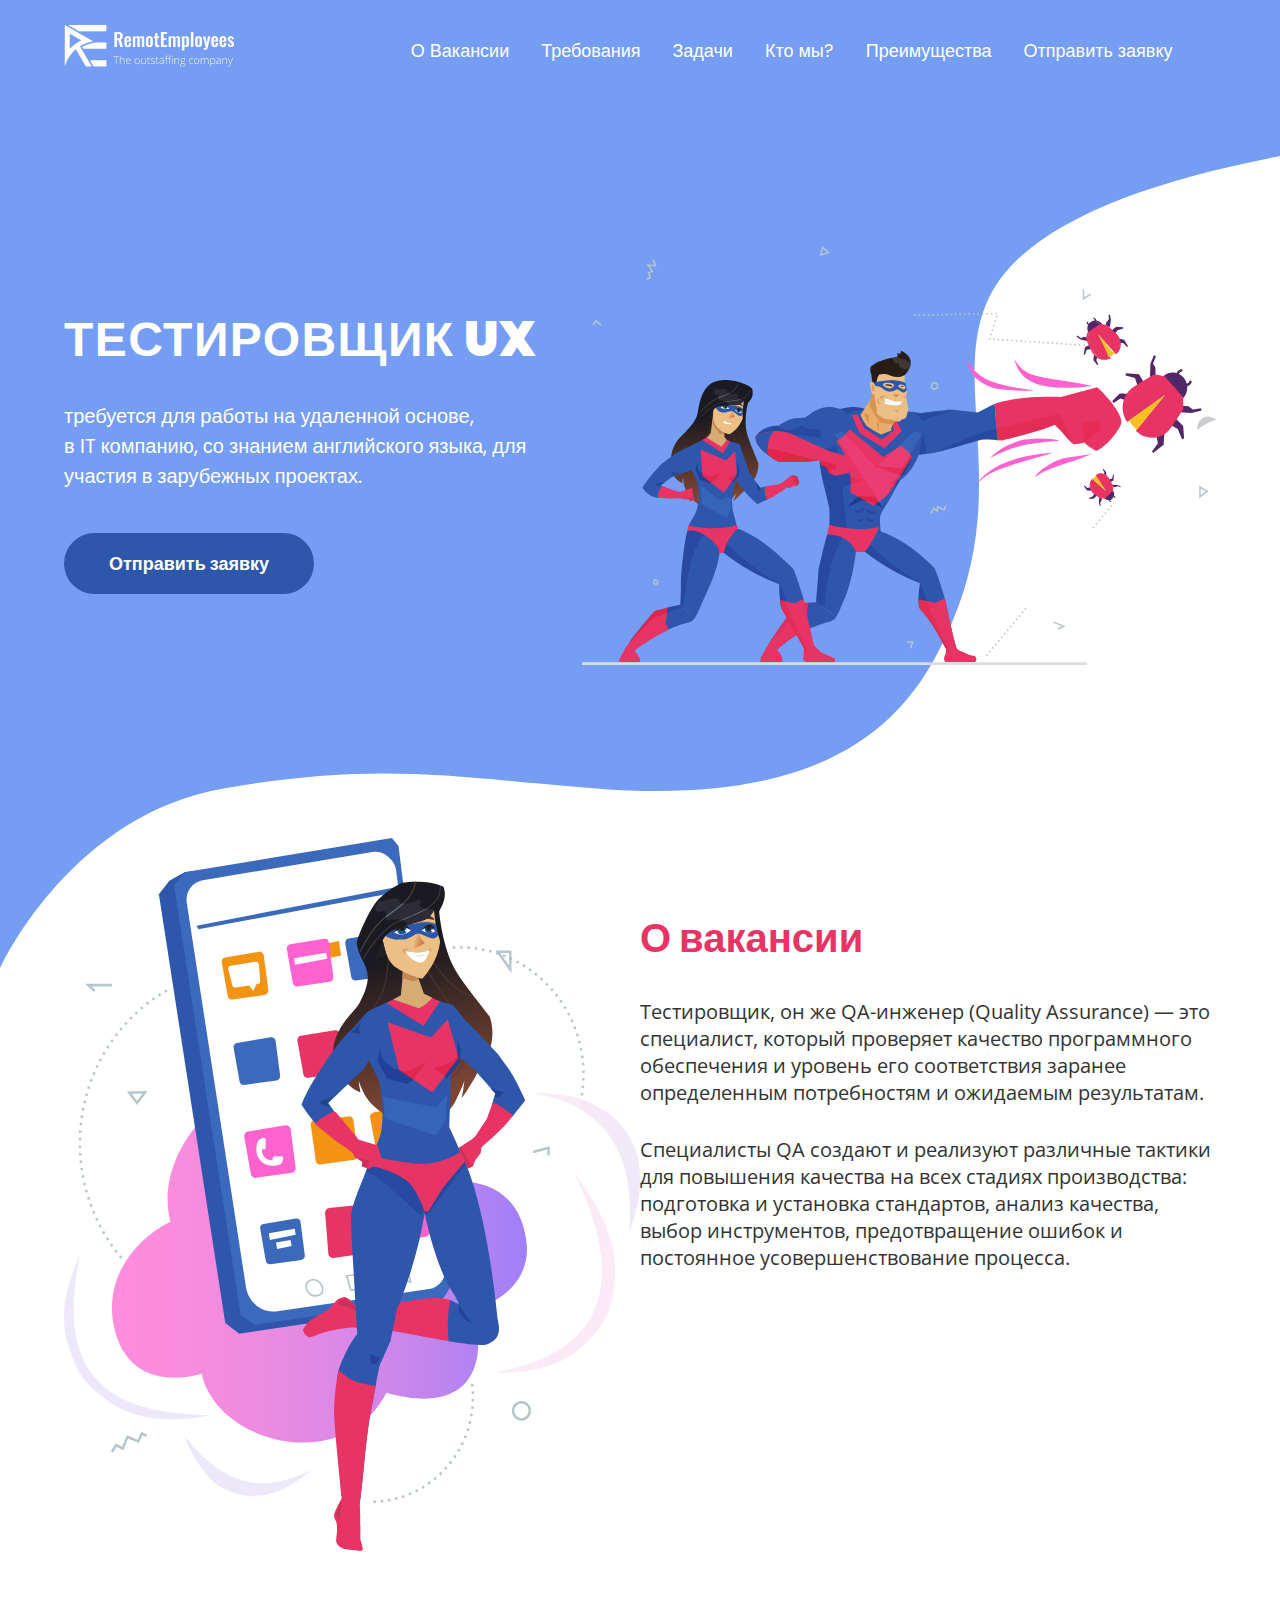
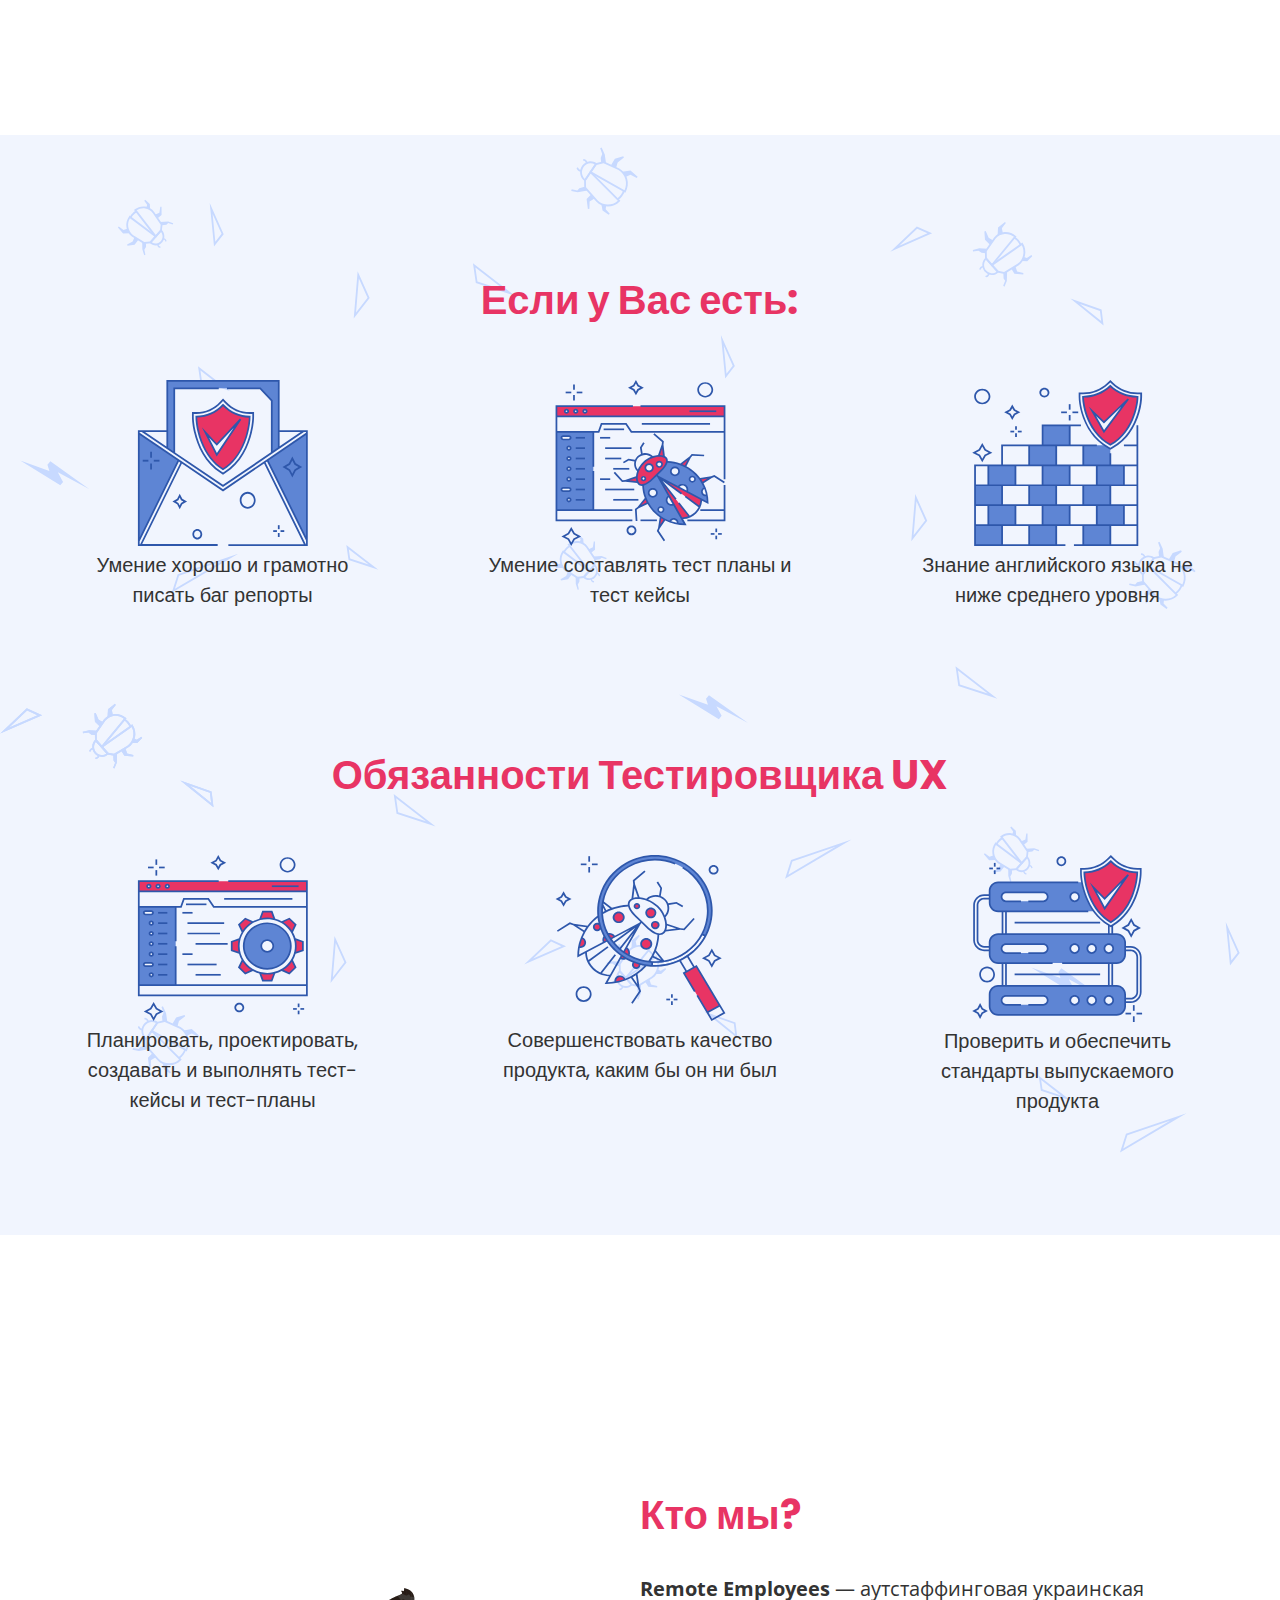
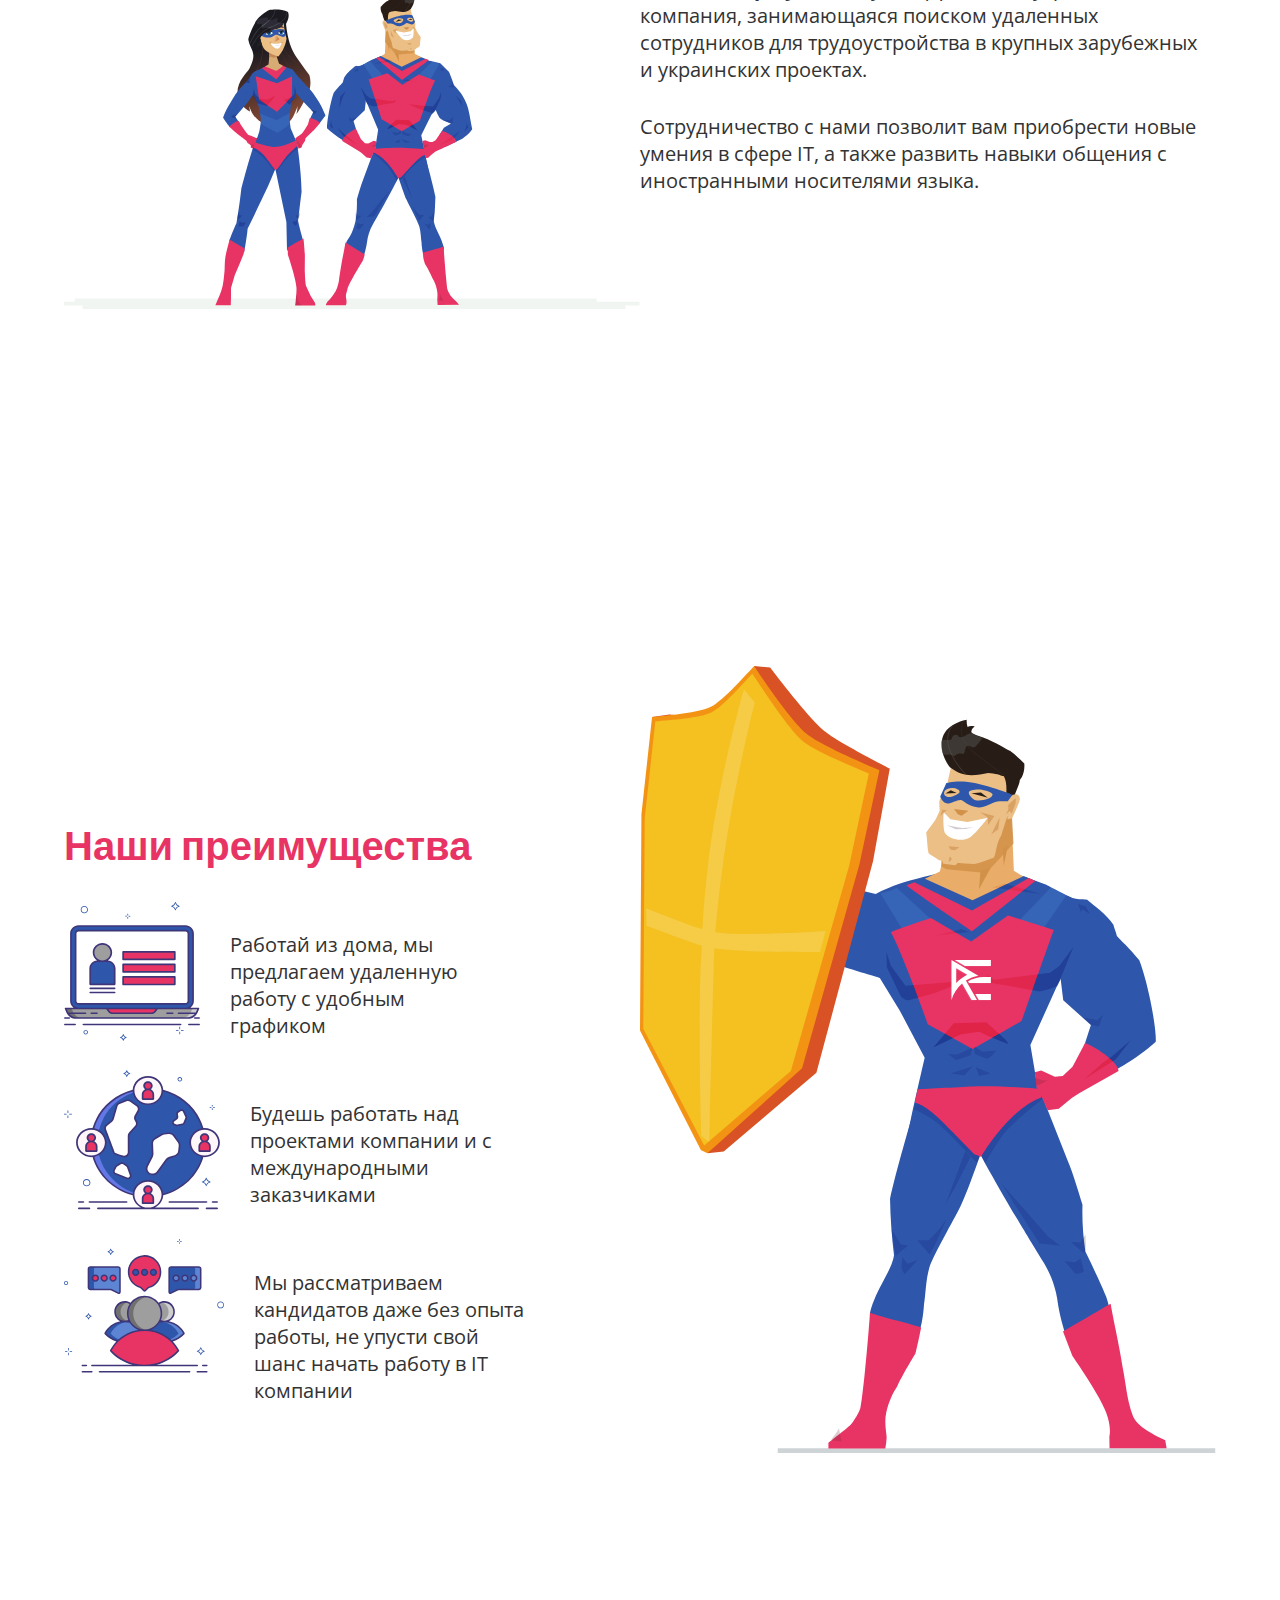
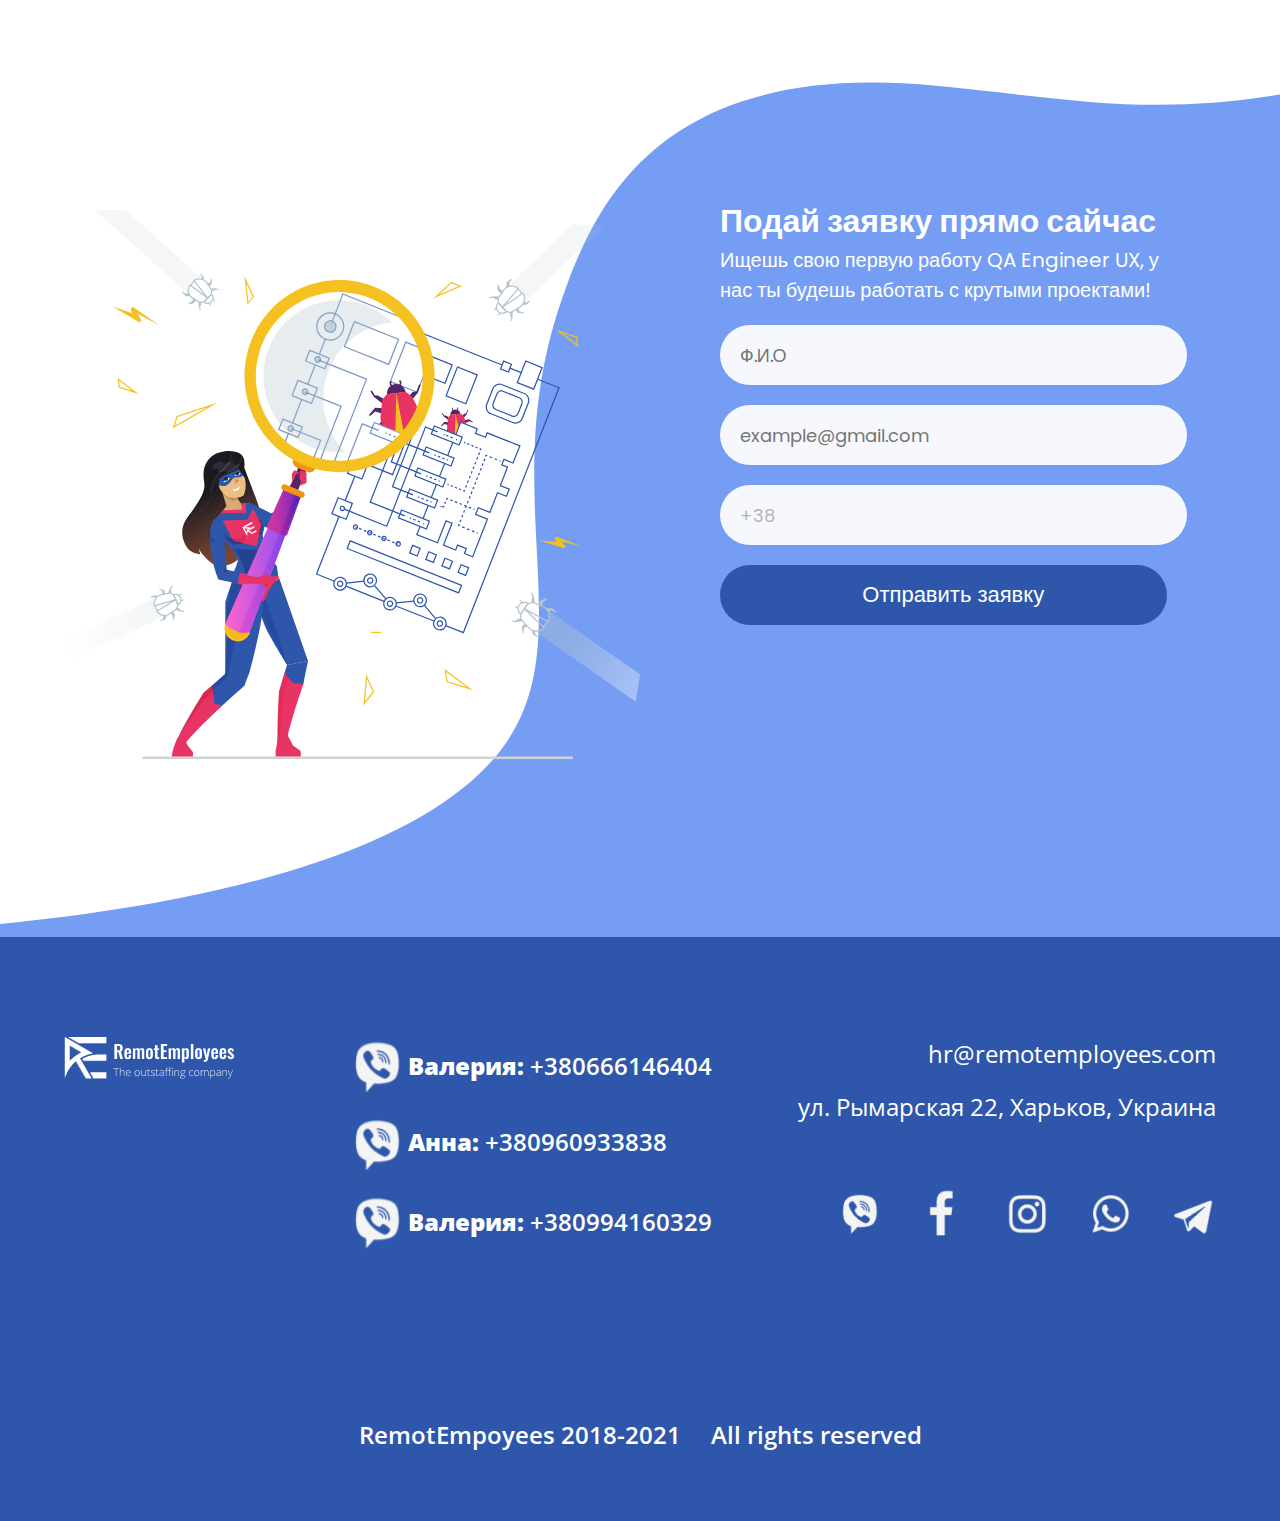
<file: index.html>
<!DOCTYPE html>
<html lang="en">

<head>
    <meta charset="UTF-8">
    <meta http-equiv="X-UA-Compatible" content="IE=edge">
    <meta name="viewport" content="width=device-width, initial-scale=1.0">
    <title>Вакансия QA-Engineer UX</title>
    <link rel="stylesheet" href="styles.css">
    <link rel="preconnect" href="https://fonts.gstatic.com">
    <link href="https://fonts.googleapis.com/css2?family=Poppins:wght@100;200;300;400;500;600;700;800;900&display=swap"
        rel="stylesheet">
    <link href="https://fonts.googleapis.com/css2?family=Open+Sans:wght@300;400;600;700;800&display=swap"
        rel="stylesheet">
</head>

<body>
    <section id="header">
        <div class="header">
            <div class="header-container page-width">
                <div class="header-logo"><a href="index.html">
                        <div class="company-logo"></div>
                    </a>
                </div>
                <div class="header-menu">
                    <ul>
                        <li><a class="menu-item" href="#about-vacancy-link">О Вакансии</a></li>
                        <li><a class="menu-item" href="#requirements-link">Требования</a></li>
                        <li><a class="menu-item" href="#tasks-link">Задачи</a></li>
                        <li><a class="menu-item" href="#about-us-link">Кто мы?</a></li>
                        <li><a class="menu-item" href="#advantages-link">Преимущества</a></li>
                        <li><a class="menu-item" href="#contacts-link">Отправить заявку</a></li>
                    </ul>
                </div>
            </div>
        </div>
    </section>

    <section id="header_mobile">
        <div class="header-mobile">
            <div class="header-container-mobile page-width">
                <div class="header-logo-mobile"><a href="index.html">
                        <div class="company-logo-mobile"></div>
                    </a></div>
                <div class="mobile-menu-btn"></div>
            </div>
            <div class="mobile-menu">
                <div class="close-menu-btn"></div>
                <div class="mobile-menu-items">
                    <ul>
                        <li id="menu_item_1"><a class="menu-item" href="#about-vacancy-link">О Вакансии</a></li>
                        <li id="menu_item_1_2"><a class="menu-item" href="#about-vacancy-link-m">О Вакансии</a></li>
                        <li id="menu_item_2"><a class="menu-item" href="#requirements-link">Требования</a></li>
                        <li id="menu_item_3"><a class="menu-item" href="#tasks-link">Задачи</a></li>
                        <li id="menu_item_4"><a class="menu-item" href="#about-us-link">Кто мы?</a></li>
                        <li id="menu_item_5"><a class="menu-item" href="#advantages-link">Преимущества</a></li>
                        <li id="menu_item_6"><a class="menu-item" href="#contacts-link">Отправить заявку</a></li>
                        <li id="menu_item_6_2"><a class="menu-item" href="#contacts-link-m">Отправить заявку</a></li>
                    </ul>
                </div>
            </div>
    </section>

    <section id="banner_section">
        <div class="banner-section">
            <div class="banner-section-wrapper page-width">
                <div class="banner-left">
                    <div class="banner-content">
                        <h1>Тестировщик UX</h1>
                        <div class="banner-text">
                            <p>требуется для работы на удаленной основе,</p>
                            <p>в IT компанию, со знанием английского языка, для участия в зарубежных проектах.</p>
                        </div>
                        <a href="#contacts-link"><button>Отправить заявку</button></a>
                    </div>
                </div>
                <div class="banner-right">
                    <img class="image" src="assets/image.svg" alt="">
                </div>
            </div>
        </div>
    </section>

    <section id="banner_section_mobile">
        <div class="banner-section-mobile page-width">
            <div class="banner-section-mobile-heading">
                <h1>Тестировщик UX</h1>
                <p>требуется для работы на удаленной основе в IT компанию со знанием английского языка для участия в
                    зарубежных проектах.
                </p>
                <a href="#contacts-link-m"><button>оставить заявку</button></a>
            </div>
            <img class="image" src="assets/image.svg" alt="">
        </div>

    </section>

    <section id="About_vacancy_section"><a name="about-vacancy-link"></a>
        <div class="about-vacancy page-width">
            <div class="left-section"><img class="about-vacancy-img image" src="assets/image2.svg" alt=""></div>
            <div class="right-section">
                <div class="about-vacancy-info">
                    <h1>О вакансии </h1>
                    <p>Тестировщик, он же QA-инженер (Quality Assurance) — это специалист, который проверяет качество
                        программного обеспечения и уровень его соответствия заранее определенным потребностям и
                        ожидаемым результатам.</p>
                    <p>Специалисты QA создают и реализуют различные тактики для повышения качества на всех стадиях
                        производства: подготовка и установка стандартов, анализ качества, выбор инструментов,
                        предотвращение ошибок и постоянное усовершенствование процесса.
                    </p>
                </div>
            </div>
        </div>
    </section>

    <section id="about_vacancy_mobile"><a name="about-vacancy-link-m"></a>
        <div class="about-vacancy-mobile page-width">
            <div class="about-vacancy-mobile-heading">
                <h1>О вакансии</h1>
                <p>Тестировщик, он же QA-инженер (Quality Assurance) — это специалист, который проверяет качество
                    программного обеспечения и уровень его соответствия заранее определенным потребностям и ожидаемым
                    результатам.
                </p>
                <p>Специалисты QA создают и реализуют различные тактики для повышения качества на всех стадиях
                    производства: подготовка и установка стандартов, анализ качества, выбор инструментов, предотвращение
                    ошибок и постоянное усовершенствование процесса.
                </p>
            </div>
            <div class="about-vacancy-image-wrapper"><img class="vacancy-img" src="assets/image2.svg" alt=""></div>
        </div>
    </section>

    <section id="requirements_section"><a name="requirements-link"></a>
        <div class="requirements-section">
            <div class="requirements-wrapper page-width">
                <div class="requirements-heading">
                    <h1>Если у Вас есть:</h1>
                </div>
                <div class="requirements-content">
                    <div class="requirement-item">
                        <img class="req-img" src="assets/req_item1.svg" alt="icon">
                        <p>Умение хорошо и грамотно писать баг репорты</p>
                    </div>
                    <div class="requirement-item">
                        <img class="req-img" src="assets/req_item2.svg" alt="icon">
                        <p>Умение составлять тест планы и тест кейсы</p>
                    </div>
                    <div class="requirement-item">
                        <img class="req-img" src="assets/req_item3.svg" alt="icon">
                        <p>Знание английского языка не ниже среднего уровня</p>
                    </div>
                </div>

                <div class="requirements-line-wrapper">
                    <div class="requirements-line"></div>
                </div>

                <div class="requirements-heading"><a name="tasks-link"></a>
                    <h1>Обязанности Тестировщика UX</h1>
                </div>
                <div class="requirements-content">
                    <div class="requirement-item">
                        <img class="req-img" src="assets/req_item4.svg" alt="icon">
                        <p>Планировать, проектировать, создавать и выполнять тест-кейсы и тест-планы</p>
                    </div>
                    <div class="requirement-item">
                        <img class="req-img" src="assets/req_item5.svg" alt="icon">
                        <p>Совершенствовать качество продукта, каким бы он ни был</p>
                    </div>
                    <div class="requirement-item">
                        <img class="req-img" src="assets/req_item6.svg" alt="icon">
                        <p>Проверить и обеспечить стандарты выпускаемого продукта</p>
                    </div>
                </div>

            </div>
        </div>
    </section>

    <section id="about_us_section"><a name="about-us-link"></a>
        <div class="about-us-section">
            <div class="left-section"><img class="image about-us-img" src="assets/people.svg" alt=""></div>
            <div class="right-section">
                <div class="about-us-info">
                    <h1>Кто мы?</h1>
                    <p><b>Remote Employees </b>— аутстаффинговая украинская компания, занимающаяся поиском удаленных
                        сотрудников для трудоустройства в крупных зарубежных и украинских проектах.</p>
                    <p>Сотрудничество с нами позволит вам приобрести новые умения в сфере IT, а также развить навыки
                        общения с иностранными носителями языка.</p>
                </div>
            </div>
        </div>
    </section>

    <section id="advatages_section"><a name="advantages-link"></a>
        <div class="advantages-section page-width">
            <div class="left-section">
                <h1>Наши преимущества</h1>
                <div class="advatages-item">
                    <div class="advantage-logo"><img class="adv-icon" src="assets/adv1.svg" alt=""></div>
                    <div class="advantage-text">
                        <p>Работай из дома, мы предлагаем удаленную работу с удобным графиком</p>
                    </div>
                </div>

                <div class="advatages-item">
                    <div class="advantage-logo"><img class="adv-icon" src="assets/adv2.svg" alt=""></div>
                    <div class="advantage-text">
                        <p>Будешь работать над проектами компании и с международными заказчиками</p>
                    </div>
                </div>

                <div class="advatages-item">
                    <div class="advantage-logo"><img class="adv-icon" src="assets/adv3.svg" alt=""></div>
                    <div class="advantage-text">
                        <p>Мы рассматриваем кандидатов даже без опыта работы, не упусти свой шанс начать работу в IT
                            компании</p>
                    </div>
                </div>

            </div>
            <div class="right-section"><img class="image " src="assets/hero.svg" alt=""></div>
        </div>
    </section>

    <section id="contact_form_section"><a name="contacts-link"></a>
        <div class="contact-form-section contact-form-width">
            <div class="left-section"><img class="contact-img image" src="assets/conact-form-img.svg" alt=""></div>
            <div class="right-section">
                <div class="form-wrapper">
                    <h1>Подай заявку прямо сайчас</h1>
                    <p>Ищешь свою первую работу QA Engineer UX, у нас ты будешь работать с крутыми проектами!</p>
                    <script type="text/javascript">var submitted = false;</script>
                    <iframe name="hidden_iframe" id="hidden_iframe" style="display:none;" onload="if(submitted)
        {window.location='thankyou.html';}"></iframe>
                    <form
                        action="https://docs.google.com/forms/u/1/d/e/1FAIpQLSemf_0vdgnimHmo_tSAUXSHsEQl2m4kjJGwMfrY7ZSpKewvow/formResponse"
                        method="GET" target="hidden_iframe" onsubmit="submitted=true;">
                        <input type="text" type="text" name="entry.139647445" placeholder="Ф.И.О"
                            pattern="^[a-zA-Zа-яА-Я]+(([',. -][a-zA-Z ])?[a-zA-Z]*)*$"
                            oninvalid="setCustomValidity('Введите полностью Ф. И. О. используя только буквы')"
                            oninput="setCustomValidity('')" required>
                        <input type="email" name="entry.2136459634" placeholder="example@gmail.com"
                            oninvalid="setCustomValidity('Введите адрес своей электронной почты ')"
                            oninput="setCustomValidity('')" required>
                        <input type="tel" name="entry.475430776" placeholder="+38" value="+38"
                            pattern="(\+)?[0-9]{0,3}[0-9]{3}[0-9]{3}[0-9]{6}"
                            oninvalid="setCustomValidity('Введите номер телефона без ( ) или других символов ')"
                            oninput="setCustomValidity('')" required>
                        <input class="input-btn" type="submit" value="Отправить заявку">
                    </form>
                </div>
            </div>
        </div>
    </section>

    <section id="contact_form_mobile">
        <div class="contact-mobile-img"><img class="image" src="assets/conact-form-img.svg" alt=""></div>
        <div class="contact-form-mobile page-width">

            <div class="form-mobile"><a name="contacts-link-m"></a>
                <h1>Подай заявку прямо сайчас</h1>
                <p>Если ты ищешь свою первую работу QA Engineer UX, но у тебя нет опыта работы, то мы предлагаем тебе
                    работу в нашей компании, где на практике нужно работать с международными проектами</p>
                <div class="mobile-input">
                    <form
                        action="https://docs.google.com/forms/u/1/d/e/1FAIpQLSemf_0vdgnimHmo_tSAUXSHsEQl2m4kjJGwMfrY7ZSpKewvow/formResponse"
                        method="GET" target="hidden_iframe" onsubmit="submitted=true;">
                        <input type="text" class="mobile-input-item" type="text" type="text" name="entry.139647445"
                            placeholder="Ф.И.О" pattern="^[a-zA-Zа-яА-Я]+(([',. -][a-zA-Z ])?[a-zA-Z]*)*$"
                            oninvalid="setCustomValidity('Введите полностью Ф. И. О. используя только буквы')"
                            oninput="setCustomValidity('')" required>
                        <input type="email" class="mobile-input-item" name="entry.2136459634" placeholder="example@gmail.com"
                            oninvalid="setCustomValidity('Введите адрес своей электронной почты ')"
                            oninput="setCustomValidity('')" required>
                        <input type="tel" class="mobile-input-item" type="tel" name="entry.475430776" placeholder="+38" value="+38"
                            pattern="(\+)?[0-9]{0,3}[0-9]{3}[0-9]{3}[0-9]{6}"
                            oninvalid="setCustomValidity('Введите номер телефона без ( ) или других символов ')"
                            oninput="setCustomValidity('')" required>
                        <input class="input-btn" type="submit" value="Отправить заявку">
                    </form>
                </div>
            </div>
        </div>
    </section>

    <section id="footer_section">
        <div class="footer  page-width">
            <div class="footer-wrapper">
                <div class="footer-content footer-logo">
                    <a href="index.html">
                        <div class="company-logo"></div>
                    </a>
                </div>
                <div class="footer-content">
                    <div class="footer-item-wrapper">
                        <img src="assets/viber-icon.svg" alt="viber icon">
                        <a class="link-no-decoration" href="viber://chat?number=+380666146404">
                            <p><b>Валерия:</b> +380666146404</p>
                        </a>
                    </div>
                    <div class="footer-item-wrapper">
                        <img src="assets/viber-icon.svg" alt="viber icon">
                        <a class="link-no-decoration" href="viber://chat?number=+380960933838">
                            <p><b>Анна:</b> +380960933838</p>
                        </a>
                    </div>
                    <div class="footer-item-wrapper">
                        <img src="assets/viber-icon.svg" alt="viber icon">
                        <a class="link-no-decoration" href="viber://chat?number=+380994160329">
                            <p><b>Валерия:</b> +380994160329</p>
                        </a>
                    </div>
                </div>
                <div class="footer-content">
                    <div class="footer-item-wrapper">
                        <a class="footer-contact-link email"
                            href="mailto:hr@remotemployees.com">hr@remotemployees.com</a>
                    </div>
                    <div class="footer-item-wrapper">
                        <a class="footer-contact-link" href="https://goo.gl/maps/biE6A3f6tXTkRxLs6" target="_blank">ул.
                            Рымарская 22, Харьков, Украина</a>
                    </div>
                    <div class="footer-item-wrapper">
                        <a class="viber social-icon-footer" href="viber://chat?number=+380666146404"></a>
                        <a class="facebook social-icon-footer" href="https://facebook.com/remotemployees"
                            target="_blank"></a>
                        <a class="instagram social-icon-footer" href="https://instagram.com/remotemployees"
                            target="_blank"></a>
                        <a class="whatsapp social-icon-footer" href="https://wa.me/380666146404"></a>
                        <a class="telegram social-icon-footer" href="https://t.me/remotemployees" target="_blank"></a>
                    </div>
                </div>
            </div>
        </div>
        <div class="copyrights page-width">
            <p>RemotEmpoyees 2018-2021&nbsp;&nbsp;&nbsp;&nbsp;&nbsp;All rights reserved</p>
        </div>
    </section>

    <section id="footer_mobile">
        <div class="footer-mobile page-width">
            <div class="footer-logo-mobile"><img src="assets/footer_logo_mobile.svg" alt=""></div>
            <div class="footer-content">
                <div class="footer-item-wrapper">
                    <img src="assets/viber-icon.svg" alt="viber icon">
                    <a class="link-no-decoration" href="viber://chat?number=+380666146404">
                        <p><b>Валерия:</b> +380666146404</p>
                    </a>
                </div>
                <div class="footer-item-wrapper">
                    <img src="assets/viber-icon.svg" alt="viber icon">
                    <a class="link-no-decoration" href="viber://chat?number=+380960933838">
                        <p><b>Анна:</b> +380960933838</p>
                    </a>
                </div>
                <div class="footer-item-wrapper">
                    <img src="assets/viber-icon.svg" alt="viber icon">
                    <a class="link-no-decoration" href="viber://chat?number=+380994160329">
                        <p><b>Валерия:</b> +380994160329</p>
                    </a>
                </div>
            </div>
            <div class="footer-content">
                <div class="footer-item-wrapper">
                    <a class="footer-contact-link" href="mailto:hr@remotemployees.com">hr@remotemployees.com</a>
                </div>
                <div class="footer-item-wrapper">
                    <a class="footer-contact-link" href="https://goo.gl/maps/biE6A3f6tXTkRxLs6" target="_blank">ул.
                        Рымарская 22, Харьков, Украина</a>
                </div>
                <div class="footer-item-wrapper">
                    <a class="viber social-icon-footer" href="viber://chat?number=+380666146404"></a>
                    <a class="facebook social-icon-footer" href="https://facebook.com/remotemployees"
                        target="_blank"></a>
                    <a class="instagram social-icon-footer" href="https://instagram.com/remotemployees"
                        target="_blank"></a>
                    <a class="whatsapp social-icon-footer" href="https://wa.me/380666146404"></a>
                    <a class="telegram social-icon-footer" href="https://t.me/remotemployees" target="_blank"></a>
                </div>
                <div>
                    <p class="footer-copyrights">RemotEmpoyees 2018-2021</p>
                </div>
    </section>
    <script src="main.js"></script>
</body>

</html>
</file>
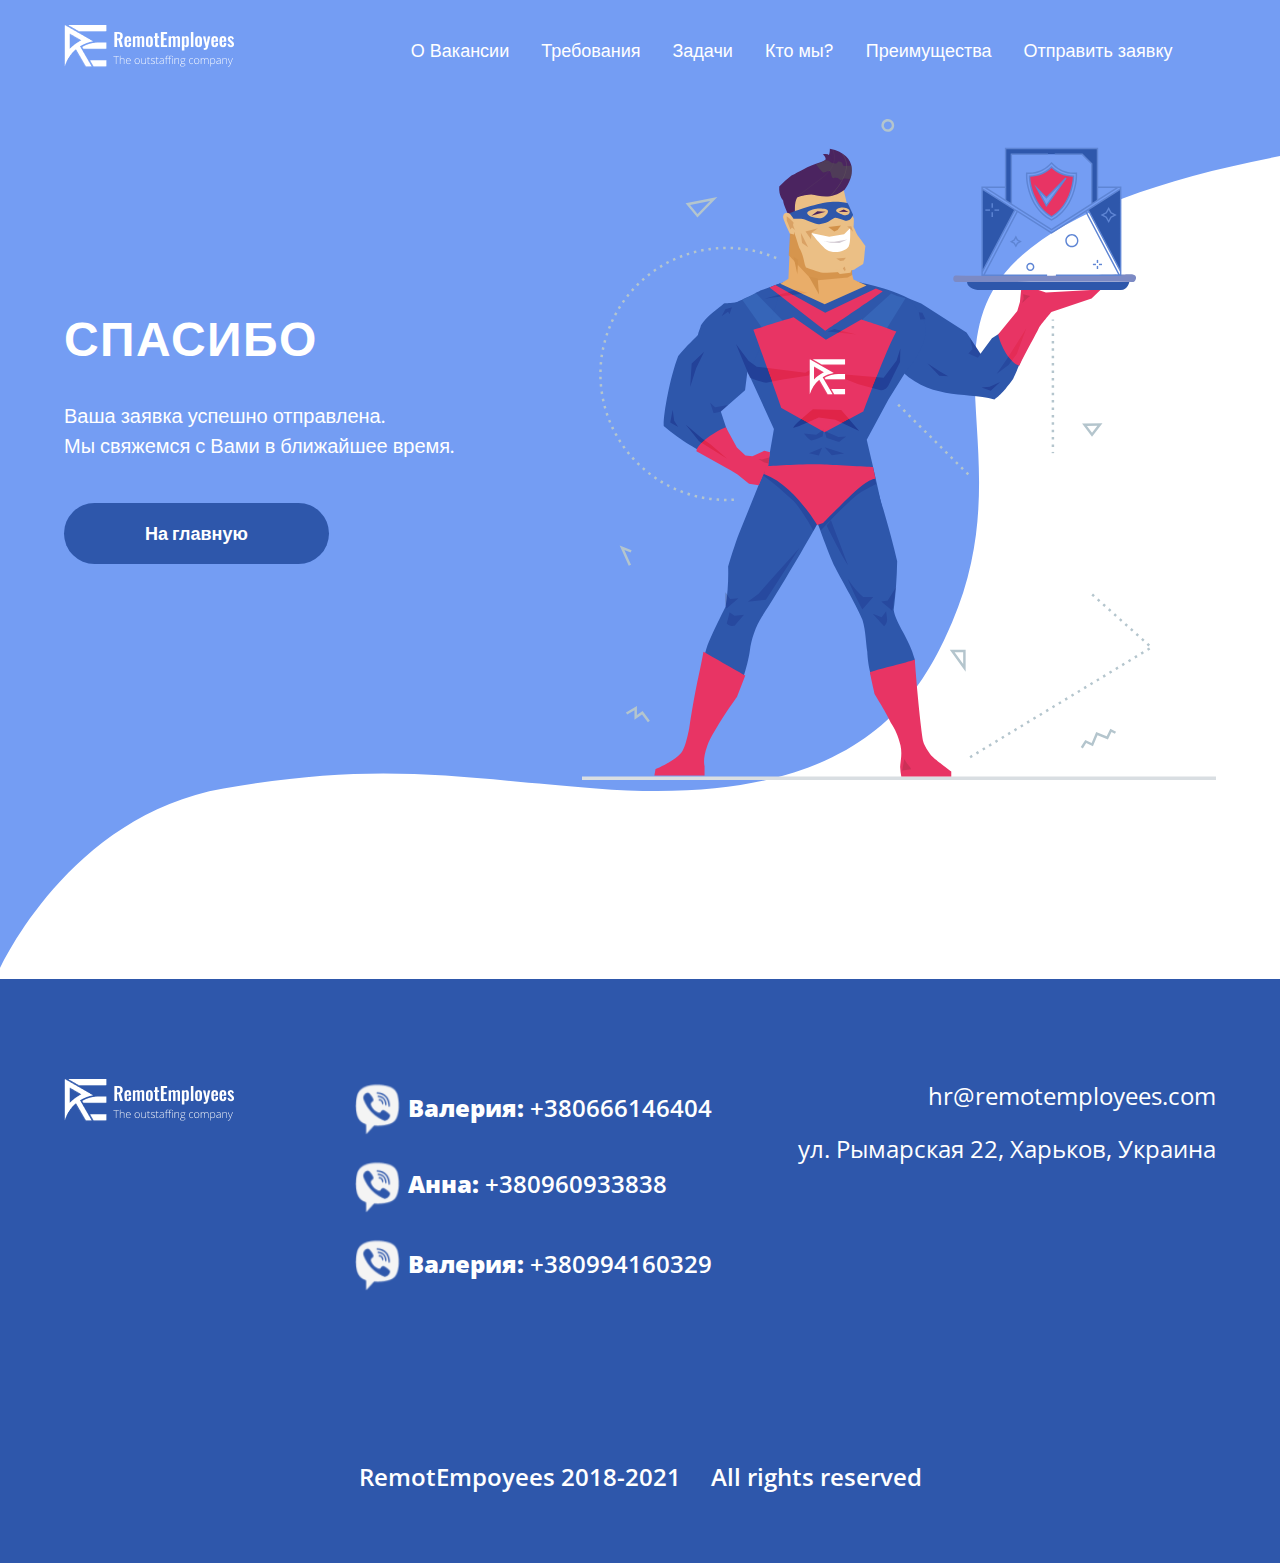
<file: thankyou.html>
<!DOCTYPE html>
<html lang="en">
<head>
    <meta charset="UTF-8">
    <meta http-equiv="X-UA-Compatible" content="IE=edge">
    <meta name="viewport" content="width=device-width, initial-scale=1.0">
    <link rel="stylesheet" href="thankyou.css">
    <link rel="preconnect" href="https://fonts.gstatic.com">
    <link href="https://fonts.googleapis.com/css2?family=Poppins:wght@100;200;300;400;500;600;700;800;900&display=swap"
        rel="stylesheet">
    <link href="https://fonts.googleapis.com/css2?family=Open+Sans:wght@300;400;600;700;800&display=swap"
        rel="stylesheet">
    <title>Спасибо, заявка отправлена!</title>
</head>
<body>
    <section id="header">
        <div class="header">
            <div class="header-container page-width">
                <div class="header-logo"><a href="index.html">
                        <div class="company-logo"></div>
                    </a>
                </div>
                <div class="header-menu">
                    <ul>
                        <li><a class="menu-item" href="index.html#about-vacancy-link">О Вакансии</a></li>
                        <li><a class="menu-item" href="index.html#requirements-link">Требования</a></li>
                        <li><a class="menu-item" href="index.html#tasks-link">Задачи</a></li>
                        <li><a class="menu-item" href="index.html#about-us-link">Кто мы?</a></li>
                        <li><a class="menu-item" href="index.html#advantages-link">Преимущества</a></li>
                        <li><a class="menu-item" href="index.html#contacts-link">Отправить заявку</a></li>
                    </ul>
                </div>
            </div>
        </div>
    </section>

    <section id="header_mobile">
        <div class="header-mobile">
            <div class="header-container-mobile page-width">
                <div class="header-logo-mobile"><a href="index.html">
                        <div class="company-logo-mobile"></div>
                    </a></div>
                <div class="mobile-menu-btn"></div>
            </div>
            <div class="mobile-menu">
                <div class="close-menu-btn"></div>
                <div class="mobile-menu-items">
                    <ul>
                        <li id="menu_item_1"><a class="menu-item" href="index.html#about-vacancy-link">О Вакансии</a></li>
                        <li id="menu_item_1_2"><a class="menu-item" href="index.html#about-vacancy-link-m">О Вакансии</a></li>
                        <li id="menu_item_2"><a class="menu-item" href="index.html#requirements-link">Требования</a></li>
                        <li id="menu_item_3"><a class="menu-item" href="index.html#tasks-link">Задачи</a></li>
                        <li id="menu_item_4"><a class="menu-item" href="index.html#about-us-link">Кто мы?</a></li>
                        <li id="menu_item_5"><a class="menu-item" href="index.html#advantages-link">Преимущества</a></li>
                        <li id="menu_item_6"><a class="menu-item" href="index.html#contacts-link">Отправить заявку</a></li>
                        <li id="menu_item_6_2"><a class="menu-item" href="index.html#contacts-link-m">Отправить заявку</a></li>
                    </ul>
                </div>
            </div>
    </section>

    <section id="banner_section">
        <div class="banner-section">
            <div class="banner-section-wrapper page-width">
                <div class="banner-left">
                    <div class="banner-content">
                        <h1>Спасибо</h1>
                        <div class="banner-text">
                            <p>Ваша заявка успешно отправлена.</p>
                            <p>Мы свяжемся с Вами в ближайшее время.</p>
                        </div>
                        <a href="index.html"><button>На главную</button></a>
                    </div>
                </div>
                <div class="banner-right">
                    <img class="image" src="assets/thank_hero.svg" alt="">
                </div>
            </div>
        </div>
    </section>

    <section id="banner_section_mobile">
        <div class="banner-section-mobile page-width">
            <div class="banner-section-mobile-heading">
                <h1>Спасибо</h1>
                <p>Ваша заявка успешно отправлена.</p>
                <p>Мы свяжемся с Вами в ближайшее время.</p>
            </div>
        </div>
        <div class="thank-m-img"><img class="image" src="assets/thank_hero.svg" alt=""></div>
        <div class="banner-section-mobile-heading thank-btn">
             <a href="index.html"><button>на главную</button></a>
        </div>

    </section>

    <section id="footer_section"><a name="contacts"></a>
        <div class="footer  page-width">
            <div class="footer-wrapper">
                <div class="footer-content footer-logo">
                    <a href="index.html">
                        <div class="company-logo"></div>
                    </a>
                </div>
                <div class="footer-content">
                    <div class="footer-item-wrapper">
                        <img src="assets/viber-icon.svg" alt="viber icon">
                        <a class="link-no-decoration" href="viber://chat?number=+380666146404">
                            <p><b>Валерия:</b> +380666146404</p>
                        </a>
                    </div>
                    <div class="footer-item-wrapper">
                        <img src="assets/viber-icon.svg" alt="viber icon">
                        <a class="link-no-decoration" href="viber://chat?number=+380960933838">
                            <p><b>Анна:</b> +380960933838</p>
                        </a>
                    </div>
                    <div class="footer-item-wrapper">
                        <img src="assets/viber-icon.svg" alt="viber icon">
                        <a class="link-no-decoration" href="viber://chat?number=+380994160329">
                            <p><b>Валерия:</b> +380994160329</p>
                        </a>
                    </div>
                </div>
                <div class="footer-content">
                    <div class="footer-item-wrapper">
                        <a class="footer-contact-link email"
                            href="mailto:hr@remotemployees.com">hr@remotemployees.com</a>
                    </div>
                    <div class="footer-item-wrapper">
                        <a class="footer-contact-link" href="https://goo.gl/maps/biE6A3f6tXTkRxLs6" target="_blank">ул.
                            Рымарская 22, Харьков, Украина</a>
                    </div>
                    <div class="footer-item-wrapper">
                        <a class="viber social-icon-footer" href="viber://chat?number=+380666146404"></a>
                        <a class="facebook social-icon-footer" href="https://facebook.com/remotemployees"
                            target="_blank"></a>
                        <a class="instagram social-icon-footer" href="https://instagram.com/remotemployees"
                            target="_blank"></a>
                        <a class="whatsapp social-icon-footer" href="https://wa.me/380666146404"></a>
                        <a class="telegram social-icon-footer" href="https://t.me/remotemployees" target="_blank"></a>
                    </div>
                </div>
            </div>
        </div>
        <div class="copyrights page-width">
            <p>RemotEmpoyees 2018-2021&nbsp;&nbsp;&nbsp;&nbsp;&nbsp;All rights reserved</p>
        </div>
    </section>

    <section id="footer_mobile">
        <div class="footer-mobile page-width">
            <div class="footer-logo-mobile"><img src="assets/footer_logo_mobile.svg" alt=""></div>
            <div class="footer-content">
                <div class="footer-item-wrapper">
                    <img src="assets/viber-icon.svg" alt="viber icon">
                    <a class="link-no-decoration" href="viber://chat?number=+380666146404">
                        <p><b>Валерия:</b> +380666146404</p>
                    </a>
                </div>
                <div class="footer-item-wrapper">
                    <img src="assets/viber-icon.svg" alt="viber icon">
                    <a class="link-no-decoration" href="viber://chat?number=+380960933838">
                        <p><b>Анна:</b> +380960933838</p>
                    </a>
                </div>
                <div class="footer-item-wrapper">
                    <img src="assets/viber-icon.svg" alt="viber icon">
                    <a class="link-no-decoration" href="viber://chat?number=+380994160329">
                        <p><b>Валерия:</b> +380994160329</p>
                    </a>
                </div>
            </div>
            <div class="footer-content">
                <div class="footer-item-wrapper">
                    <a class="footer-contact-link" href="mailto:hr@remotemployees.com">hr@remotemployees.com</a>
                </div>
                <div class="footer-item-wrapper">
                    <a class="footer-contact-link" href="https://goo.gl/maps/biE6A3f6tXTkRxLs6" target="_blank">ул.
                        Рымарская 22, Харьков, Украина</a>
                </div>
                <div class="footer-item-wrapper">
                    <a class="viber social-icon-footer" href="viber://chat?number=+380666146404"></a>
                    <a class="facebook social-icon-footer" href="https://facebook.com/remotemployees"
                        target="_blank"></a>
                    <a class="instagram social-icon-footer" href="https://instagram.com/remotemployees"
                        target="_blank"></a>
                    <a class="whatsapp social-icon-footer" href="https://wa.me/380666146404"></a>
                    <a class="telegram social-icon-footer" href="https://t.me/remotemployees" target="_blank"></a>
                </div>
                <div>
                    <p class="footer-copyrights">RemotEmpoyees 2018-2021</p>
                </div>
    </section>

    <script src="main.js"></script>
</body>
</html>
</file>
<file: styles.css>
* {
    padding: 0;
    margin: 0;
}

#header, #footer_section, #contact_form_section {
    display: block;
}

#header-mobile, .header-mobile, #banner_section_mobile,  #about_vacancy_mobile, #footer_mobile, #contact_form_mobile {
    display: none;
}


.page-width {
    max-width: 1170px;
    width: auto;
    margin: auto;
    padding-left: 5%;
    padding-right: 5%;
}

.show-menu {
    height: fit-content !important;
    transition: all 2s ease !important;
    display: block !important;
}

.left-section, .right-section {
    width: 50%;
}

.company-logo {
    height: 43px;
    width: 171px;
    background: url(assets/logo.png);
}

.company-logo:hover {
    background: url(assets/logo_color.png);
    transition: all .5s ease-in-out;
}

.image {
    width: 100%;
}

/* Social icons */

.viber {
    background: url(assets/viber.png) center no-repeat;
    width: 50px;
    height: 50px;
}

.viber:hover {
    background: url(assets/viber_hover.png) center no-repeat;
    transition: all .5s ease;
}

.whatsapp {
    background: url(assets/whatsapp.png) center no-repeat;
    width: 50px;
    height: 50px;
}

.whatsapp:hover {
    background: url(assets/whatsapp_hover.png) center no-repeat;
    transition: all .5s ease;
}

.telegram {
    background: url(assets/telegram.png) center no-repeat;
    width: 50px;
    height: 50px;
}

.telegram:hover {
    background: url(assets/telegram_hover.png) center no-repeat;
    transition: all .5s ease;
}

.instagram {
    background: url(assets/insta.png) center no-repeat;
    width: 50px;
    height: 50px;
}

.instagram:hover {
    background: url(assets/insta_hover.png) center no-repeat;
    transition: all .5s ease;
}

.facebook {
    background: url(assets/facebook.png) center no-repeat;
    width: 50px;
    height: 50px;
}

.facebook:hover {
    background: url(assets/facebook_hover.png) center no-repeat;
    transition: all .5s ease;
}



/* banner */

.banner-width {
    max-width: 1300px;
    width: auto;
    margin: auto;
    padding-left: 2%;
    padding-right: 2%;
}

.contact-form-width {
    max-width: 1370px;
    width: auto;
    margin: auto;
    padding-left: 2%;
    padding-right: 2%;
}

.header {
    background: #749DF3;
    padding-top: 25px;
    padding-bottom: 44px;
}

.header-menu {
    padding: 1%;
}

.header-container {
    display: flex;
    justify-content: space-between;
}

.header-menu ul{
    display: flex;
}

.header-menu li {
    list-style: none;
}

.menu-item{
    font-family: 'Poppins', sans-serif;
    font-style: normal;
    font-weight: normal;
    font-size: 18px;
    line-height: 27px;
    color: #FFFFFF;
    padding-right: 32px;
    text-decoration: none;
}

.menu-item:hover {
    color:rgb(68, 68, 68);
    transition: all .5s ease-in-out;
    /* text-shadow: 1px 2px 10px #00000061; */
}



/* banner */

.banner-section {
    background: url(assets/banner-bg.svg) no-repeat;
    /* background-size: cover; */
    height: 849px;
}

.banner-section-wrapper {
    display: flex;
}

.banner-left {
    width: 45%;
}
.banner-right {
    width: 55%;
}

.banner-content h1 {
    font-family: 'Poppins', sans-serif;
    font-style: normal;
    font-weight: 900;
    font-size: 48px;
    line-height: 72px;
    letter-spacing: 0.03em;
    text-transform: uppercase;
    color: #FFFFFF;

    padding-top: 185px;
    padding-bottom: 25px;
}

.banner-content p {
    font-family: 'Poppins', sans-serif;
    font-style: normal;
    font-weight: normal;
    font-size: 20px;
    line-height: 30px;
    color: #FFFFFF;
}

.banner-text {
    padding-bottom: 42px;
}

.banner-content button {
    background: #2E57AB;
    border-radius: 40px;
    border: none;
    padding: 17px 45px;

    font-family: 'Poppins', sans-serif;
    font-style: normal;
    font-weight: 600;
    font-size: 18px;
    line-height: 27px;
    color: #FFFFFF;
    cursor: pointer;
    outline: none;

    margin-bottom: 150px;
}

.banner-content button:hover {
    background: #E83464;
    color: #FFF;
    transition: all .5s ease-in-out;
}
/* about vacancy */

#About_vacancy_section {
    margin-top: -130px;
}

.about-vacancy {
    display: flex;
}

.about-vacancy-info h1 {
    font-family: 'Poppins', sans-serif;
    font-style: normal;
    font-weight: bold;
    font-size: 40px;
    line-height: 60px;
    color: #E83464;
    padding-top: 70px;
}

.about-vacancy-info p {
    font-family: Open Sans;
    font-style: normal;
    font-weight: normal;
    font-size: 20px;
    line-height: 27px;
    color: #333333;
    margin-top: 30px;
}

.about-vacancy-img {
    padding-bottom: 180px;
    animation-name: flyingdown_super_woomen;
    animation-duration: 4s;
    animation-iteration-count: infinite;
    animation-timing-function: ease-in-out;
}

@keyframes flyingdown_super_woomen {
    0% {
        transform: translate3d(0, -3%, 0);
      }
      50% {
        transform: translate3d(0, 3%, 0);
      }
      100% {
        transform: translate3d(0, -3%, 0);
      }
}

.banner-right img:hover {
    content: url(assets/image\ copy.svg);
}

/* requirements */

#requirements_section {
    background: #F1F5FE;
}

.requirements-section {
    background: url(assets/requirements_bg.svg);
    height: 1100px;
}

.requirements-heading, .requirement-item {
    text-align: center;
}

.requirements-wrapper h1 {
    font-family: 'Poppins', sans-serif;
    font-style: normal;
    font-weight: bold;
    font-size: 40px;
    line-height: 60px;
    color: #E83464;

    padding-top: 135px;
    margin-bottom: 50px;
}

.requirements-content {
    display: flex;
    justify-content: space-between;
}

.requirement-item p {
    font-family: 'Poppins', sans-serif;
    font-style: normal;
    font-weight: normal;
    font-size: 20px;
    line-height: 30px;
    text-align: center; 
    color: #333333;

    max-width: 317px;
}

.requirements-line-wrapper {
    display: none;
}

.req-img:hover {
    animation-name: flyingdown_super_woomen !important;
    animation-duration: 2s !important;
    animation-iteration-count: infinite !important;
    animation-timing-function: ease-in-out !important;
}

/* about us */
/* 
#about_us_section {
    margin-top: 185px;
} */

.about-us-section {
    display: flex;
    padding-top: 180px;
    padding-left: 5%;
    padding-right: 5%;
}

.about-us-info {
    max-width: 570px;
}

.about-us-info h1 {
    font-family: 'Poppins', sans-serif;
    font-style: normal;
    font-weight: bold;
    font-size: 40px;
    line-height: 60px;
    color: #E83464;
    padding-top: 70px;
}

.about-us-info p {
    font-family: Open Sans;
    font-style: normal;
    font-weight: normal;
    font-size: 20px;
    line-height: 27px;
    color: #333333;
    margin-top: 30px;
}
/* advantages */

.advantages-section {
    display: flex;
    padding-top: 180px;
}

.advantage-text {
    max-width: 300px;
}

.left-section h1 {
    font-family: 'Poppins', sans-serif;
    font-style: normal;
    font-weight: bold;
    font-size: 40px;
    line-height: 60px;
    color: #E83464;

    padding-top: 150px;
}
 
.adv-icon {
    max-width: 160px;
    max-height: 140px;
    width: 100%;
}

.advatages-item {
    display: flex;
    max-width: 480px;
    margin-top: 25px;
}

.advantage-text p {
    font-family: Open Sans;
    font-style: normal;
    font-weight: normal;
    font-size: 20px;
    line-height: 27px;
    color: #333333;
    padding-top: 30px;
    padding-left: 30px;
}

/* contact form */

#contact_form_section {
    background: url(assets/contact-form-bg.svg) center no-repeat;
    background-size: cover;
}

.contact-form-section {
    padding-top: 180px;
    height: 900px;
    display: flex;
}

.contact-img {
    width: 100%;
    padding-top: 80px;
}

.form-wrapper {
    max-width: 470px;
    margin-left: 80px;
}

.form-wrapper h1 {
    font-family: 'Poppins', sans-serif;
    font-style: normal;
    font-weight: bold;
    font-size: 32px;
    line-height: 48px;
    color: #FFFFFF;

    padding-top: 160px;
}

.form-wrapper p {
    font-family: 'Poppins', sans-serif;
    font-style: normal;
    font-weight: normal;
    font-size: 20px;
    line-height: 30px;
    color: #FFFFFF;
}

.form-wrapper input {
    width: 95%;
    background: #F6F8FE;
    border-radius: 60px;
    border: none;
    height: 60px;
    padding-left: 20px; 
    margin-top: 20px; 
    
    font-family: 'Poppins', sans-serif;
    font-style: normal;
    font-weight: normal;
    font-size: 18px;
    line-height: 27px;
    color: #B3B3B3;
    outline: none;
}

.input-btn {
    background: #2E57AB !important;
    color: #FFFFFF !important;
    font-size: 22px !important; 
    line-height: 30px !important; 
    border-radius: 60px;
    cursor: pointer;
}

.input-btn:hover {
    background: #E83464 !important;
    color: #fff !important;
    transition: all .5s ease-in-out;
}

/* footer */

/* footer section */
#footer_section {
    background: #2E57AB;
}

.footer {
    background: #2E57AB;
    display: flex;
}

.link-no-decoration {
    text-decoration: none;
}

.footer-wrapper {
    display: flex;
    justify-content: space-between;
    margin-top: 100px;
    width: 100%;
}

.footer-item-wrapper {
    display: flex;
    margin-bottom: 20px;
    cursor: pointer;
}

.footer-item-wrapper p{
    font-family: Open Sans;
    font-style: normal;
    font-weight: 600;
    font-size: 24px;
    line-height: 33px;
    color: #FFFFFF;

    padding-top: 4%;
}

.footer-item-wrapper:hover p {
    color: #F39314;
    transition: all .3s ease;
}

.footer-item-wrapper:hover img {
    color: #F39314;
    transition: all .3s ease;
}

.footer-logo {
    margin-right: 25px;
}

.social-icon-footer {
    margin-right: -40px;
    width: 100%;
    margin-top: 45px;
}

.footer-contact-link {
    font-family: Open Sans;
    font-style: normal;
    font-weight: normal;
    font-size: 24px;
    line-height: 33px;
    text-align: right;
    color: #FFFFFF;

    text-decoration: none;
}
.footer-contact-link:hover {
    color: #F39314;
    transition: all .3s ease;
}

.copyrights {
    text-align: center;
    font-family: Open Sans;
    font-style: normal;
    font-weight: 600;
    font-size: 24px;
    line-height: 33px;
    color: #FFFFFF;

    padding-top: 147px;
    padding-bottom: 70px;
}

.email {
        padding-left: 130px;
}

@media screen and (max-width: 1500px) {
    .about-us-img {
        padding: 30% 0;
    }
}

@media screen and (max-width: 1290px) {

    .banner-right img {
        padding-top: 20%;
    }

    .contact-form-section {
        padding-top: 180px;
        padding-left: 5%;
        padding-right: 5%;
    }

    .contact-img {
        width: 100%;
        padding-top: 30%;
    }
}

@media screen and (max-width: 1100px) {
    .menu-item {
        padding-right: 20px;
    }

    .contact-img {
        width: 100%;
        padding-top: 42%;
    }

    .banner-content h1 {
        font-family: 'Poppins', sans-serif;
        font-style: normal;
        font-weight: 900;
        font-size: 32px;
        line-height: 72px;
        letter-spacing: 0.03em;
        text-transform: uppercase;
        color: #FFFFFF;
        padding-top: 100px;
        padding-bottom: 25px;
    }
}


@media screen and (max-width: 1023px) {
    * {
        overflow-x: hidden;
    }

    #header, #footer_section, #menu_item_1_2, #menu_item_6_2 {
        display: none;
    }
    #header-mobile, .header-mobile, #footer_mobile, #menu_item_1, #menu_item_6 {
        display: block;
    }

    .header-mobile {
        background: #749DF3;
        padding-top: 25px;
        padding-bottom: 44px;
    }

    .header-container-mobile {
        display: flex;
        justify-content: space-between;
    }

    .company-logo-mobile {
        height: 40px;
        width: 40px;
        background: url(assets/logo-mobile.svg) no-repeat;
        background-size: cover;
    }
    
    .mobile-menu-btn {
        background: url(assets/mobile-menu-btn.svg) no-repeat;
        background-size: cover;
        height: 40px;
        width: 40px;
    }

    .mobile-menu {
        height: 10px;
        width: 200px;
        background: #2E57AB;
        position: absolute;
        right: 5%;
        top: 5%;
        display: none;
        transition: all 1s ease;
    }

    .close-menu-btn {
        width: 40px;
        height: 40px;
        background: url(assets/close.svg) no-repeat;
        background-size: cover;
        float: right;
    }

    .mobile-menu-items li {
        list-style-type: none;
        padding-left: 22px;
        padding-top: 7px;
        padding-bottom: 7px;
    }

    /* about vacancy */
    
    .about-vacancy-mobile-heading h1{
        font-family: 'Poppins', sans-serif;
        font-style: normal;
        font-weight: bold;
        font-size: 40px;
        color: #E83464;
        margin-top: 100px;
    }

    .about-vacancy-mobile-heading p {
        font-family: Open Sans;
        font-style: normal;
        font-weight: normal;
        font-size: 24px;
        color: #333333;
        margin-top: 25px;
    }

    .about-vacancy-image-wrapper {
        text-align: center;
    }

    .vacancy-img {
        width: 75%;
        margin-top: 60px;
    }

    .about-vacancy > .left-section {
        overflow-y: hidden;
        padding-top: 25px;
    }

    /* requirements */

    .requirements-section {
        background: url(assets/requirements_bg.svg);
        height: auto;
    }

    .requirements-wrapper {
        padding-bottom: 135px;
    }

    .requirements-wrapper h1 {
        font-size: 40px;
        line-height: 50px;
        padding-top: 50px;
        margin-bottom: 50px;
        overflow-y: hidden;
    }

    .requirements-content {
        flex-direction: column;
        
    }

    .requirement-item {
        display: flex;
        margin-bottom: 30px;
        overflow-y: hidden;
    }

    .requirement-item img{
        height: 100%;   
        pointer-events: none; 
    }

    .requirements-heading, .requirement-item {
    text-align: start;
}

    .requirement-item p {
        font-family: 'Poppins', sans-serif;
        font-style: normal;
        font-weight: normal;
        font-size: 20px;
        line-height: 30px;
        text-align: start;
        color: #333333;
        max-width: 90%;
        margin-left: 30px;
        padding: 5% 0;
        overflow-y: hidden;
    }

    .exeption {
        transform: scale(1.2);
    }

    .requirements-line-wrapper {
        display: flex;
        justify-content: center;
        margin: 68px 0;
    }

    .requirements-line {
        width: 100%;
        height: 14px;
        background: rgba(46, 87, 171, 0.5);
    }

    /* about us */
    .about-us-section {
        display: flex;
        padding-top: 0px;
        padding-left: 5%;
        padding-right: 5%;
    }

    .about-us-img {
        padding: 0% 0;
        padding-top: 100px !important;
        padding-bottom: 50px;
    }

    /* advantages section */
    .advantages-section > .left-section {
        padding-right: 20px ;
    }

    .advantages-section > .left-section h1 {
        padding-top: 50px ;
    }

    .advantages-section > .right-section img {
        padding-top: 30%;
    }


    /* footer mobile */

    .footer-mobile {
        background: #2E57AB;
    }

    .footer-logo-mobile {
        display: flex;
        justify-content: center;
    }

    .footer-item-wrapper {
        justify-content: center;
    }

    .footer-content {
        margin-top: 25px;
    }

    .social-icon-footer {
        margin-right: 0px;
        width: 100%;
        margin-top: 32px;
    }

    .footer-copyrights {
        font-family: Open Sans;
        font-style: normal;
        font-weight: 600;
        font-size: 12px;
        line-height: 16px;
        color: #FFFFFF;
        text-align: center;
        padding-bottom: 60px;
    }

    /* contact form */

    .form-wrapper {
        max-width: 470px;
        margin-left: 0;
    }
    .form-wrapper p {
        max-width: 90%;
    }

    .form-wrapper input {
        width: 90%;
    }
}

@media screen and (max-width: 930px) {
    .contact-img {
        padding-top: 65%;
    }
}

@media screen and (max-width: 720px) {
    #banner_section, #About_vacancy_section, #contact_form_section, #menu_item_1, #menu_item_6 {
        display: none;
    }

    #banner_section_mobile, #about_vacancy_mobile, #contact_form_mobile, #menu_item_1_2, #menu_item_6_2 {
        display: block;
    }



    .banner-section-mobile {
        background: url(assets/banner-mobile.svg) bottom no-repeat;
        background-size: cover;
    }

    .banner-section-mobile-heading h1 {
        font-family: 'Poppins', sans-serif;
        font-style: normal;
        font-weight: bold;
        font-size: 42px;
        text-align: center;
        letter-spacing: 0.03em;
        text-transform: uppercase;
        color: #FFFFFF;
    }

    .banner-section-mobile-heading p {
        font-family: 'Poppins', sans-serif;
        font-style: normal;
        font-weight: normal;
        font-size: 28px;
        color: #FFFFFF;

        margin-bottom: 25px;
    }

    .banner-section-mobile-heading button {
        background: #2E57AB;
        border-radius: 40px;
        font-family: 'Poppins', sans-serif;
        font-style: normal;
        font-weight: 600;
        font-size: 24px;
        line-height: 21px;
        color: #FFFFFF;
        text-transform: uppercase;
        border: none;
        width: 100%;
        height: 50px;
    }

    .banner-section-mobile-heading button:hover {
        background: #E83464;
        transition: .5s ease-in-out;
    }

        /* about us */
        .about-us-section {
            flex-direction: column;
        }
    
        .left-section, .right-section {
            width: 100%;
        }
    
        .about-us-section {
            padding-top: 0px;
        }
    
        .about-us-info h1 {
            padding-top: 0;
        }
    
        .about-us-info {
            max-width: 95%;
        }
        /* vacancy */

        .vacancy-img {
            width: 75%;
            margin-top: 60px;
            animation-name: flyingdown_super_woomen;
            animation-duration: 4s;
            animation-iteration-count: infinite;
            animation-timing-function: ease-in-out;
            overflow-y: hidden;
            padding-bottom: 5%;
        }

        .about-vacancy-image-wrapper {
            overflow-y: hidden;
        }

        /*  advantages */

        .advantages-section {
            display: flex;
            flex-direction: column;
            padding-top: 100px;
        }
    
        .advantages-section > .left-section {
            order: 2;
        }
    
        .advantages-section > .right-section {
            order: 1;
            text-align: center;
        }
    
        .right-section > .image {
            content: url(assets/hero_mobile.svg);
            width: 60%;
        }
        .advantages-section > .right-section img {
            padding-top: 0;
        }
        .advatages-item {
            display: flex;
            max-width: 90%;
            margin-top: 25px;
        }

        .left-section h1 {
            font-size: 20px;
            line-height: 30px;
        }
        .advantage-text p {
            font-size: 14px;
            line-height: 19px;
            color: #333333;
            padding-top:    0px;
        }

        .advantages-small-img {
            width: 152px;
            height: 147px;
        }
        
        /* form mobile */

        .contact-form-mobile {
            background: url(assets/contact-mobile-bg.svg) top no-repeat;
            background-size: cover;
            height: 100%;
        }

        .form-mobile {
            display: flex;
            flex-direction: column;
            text-align: center;
            margin-top: 55%;
        }

        .contact-mobile-img {
            margin-bottom: -37%;
        }
        .mobile-input {
            display: flex;
            flex-direction: column;
        }

        .input-btn {
            width: 93%;
            border: none;
            height: 60px;
            margin-top: 20px;
            margin-bottom: 100px;
        }

        .mobile-input-item {
            width: 90%;
            background: #F6F8FE;
            border-radius: 60px;
            border: none;
            height: 60px;
            padding-left: 20px;
            margin-top: 20px;
            font-family: 'Poppins', sans-serif;
            font-style: normal;
            font-weight: normal;
            font-size: 18px;
            line-height: 27px;
            color: #B3B3B3;
            outline: none;
        }

        .form-mobile h1 {
            font-family: 'Poppins', sans-serif;
            font-style: normal;
            font-weight: bold;
            font-size: 18px;
            line-height: 27px;
            color: #FFFFFF;

        }

        .form-mobile p {
            font-family: 'Poppins', sans-serif;
            font-style: normal;
            font-weight: normal;
            font-size: 14px;
            line-height: 21px;
            color: #FFFFFF;
        }
}

@media screen and (max-width: 500px) {
    /* banner */
    .banner-section-mobile-heading h1 {
        font-size: 24px;
    }

    .banner-section-mobile-heading p {
        font-size: 14px;
        line-height: 21px;
        margin-top: 20px;
    }

    .banner-section-mobile-heading button {
        background: #2E57AB;
        border-radius: 40px;
        font-family: 'Poppins', sans-serif;
        font-style: normal;
        font-weight: 600;
        font-size: 14px;
        line-height: 21px;
        color: #FFFFFF;
        text-transform: uppercase;
        border: none;
        width: 100%;
        height: 50px;
    }



    .about-vacancy-mobile-heading h1 {
        font-family: 'Poppins', sans-serif;
        font-style: normal;
        font-weight: bold;
        font-size: 18px;
        line-height: 27px;
        color: #E83464;
        margin-top: 100px;
    }

    .about-vacancy-mobile-heading p {
        font-family: Open Sans;
        font-style: normal;
        font-weight: normal;
        font-size: 14px;
        line-height: 19px;
        color: #333333;
        margin-top: 25px;
    }



    .requirements-wrapper h1 {
        font-size: 20px;
        line-height: 30px;
        padding-top: 50px;
        margin-bottom: 50px;
        overflow-y: hidden;
    }

    .requirement-item p {
        font-size: 14px;
        line-height: 21px;
    }


    .about-us-info h1 {
        font-size: 20px;
        line-height: 30px;
    }

    .about-us-info p {
        font-size: 14px;
        line-height: 21px;
    }


    .mobile-input-item {
        font-size: 14px;
        line-height: 21px;
    }

    .input-btn {
        font-size: 14px !important;
        line-height: 21px !important;
    }

    .footer-item-wrapper p {
        font-size: 12px;
        line-height: 16px;
        padding: 15% 0;
    }

    .footer-contact-link {
        text-align: left;
        font-size: 12px;
        line-height: 16px;
    }

    .footer-item-wrapper {
        justify-content: start;
    }
}

@media screen and (min-width: 2040px) {
    .banner-content h1, .banner-content p {
        color: #E83464;
    }
}
</file>
<file: thankyou.css>
* {
    padding: 0;
    margin: 0;
}

#header, #footer_section {
    display: block;
}

#header-mobile, .header-mobile, #banner_section_mobile, #footer_mobile {
    display: none;
}

.page-width {
    max-width: 1170px;
    width: auto;
    margin: auto;
    padding-left: 5%;
    padding-right: 5%;
}

.image {
    width: 100%;
}

.show-menu {
    height: fit-content !important;
    transition: all 2s ease !important;
    display: block !important;
}

.company-logo {
    height: 43px;
    width: 171px;
    background: url(assets/logo.png);
}

.company-logo:hover {
    background: url(assets/logo_color.png);
    transition: all .5s ease-in-out;
}

.header {
    background: #749DF3;
    padding-top: 25px;
    padding-bottom: 44px;
}

.header-menu {
    padding: 1%;
}

.header-container {
    display: flex;
    justify-content: space-between;
}

.header-menu ul{
    display: flex;
}

.header-menu li {
    list-style: none;
}

.menu-item{
    font-family: 'Poppins', sans-serif;
    font-style: normal;
    font-weight: normal;
    font-size: 18px;
    line-height: 27px;
    color: #FFFFFF;
    padding-right: 32px;
    text-decoration: none;
}

.menu-item:hover {
    color:rgb(68, 68, 68);
    transition: all .5s ease-in-out;
    /* text-shadow: 1px 2px 10px #00000061; */
}

.banner-section {
    background: url(assets/banner-bg.svg) no-repeat;
    /* background-size: cover; */
    height: 860px;
}

.banner-section-wrapper {
    display: flex;
}

.banner-left {
    width: 45%;
}
.banner-right {
    width: 55%;
}

.banner-content h1 {
    font-family: 'Poppins', sans-serif;
    font-style: normal;
    font-weight: 900;
    font-size: 48px;
    line-height: 72px;
    letter-spacing: 0.03em;
    text-transform: uppercase;
    color: #FFFFFF;

    padding-top: 185px;
    padding-bottom: 25px;
}

.banner-content p {
    font-family: 'Poppins', sans-serif;
    font-style: normal;
    font-weight: normal;
    font-size: 20px;
    line-height: 30px;
    color: #FFFFFF;
}

.banner-text {
    padding-bottom: 42px;
}

.banner-content button {
    background: #2E57AB;
    border-radius: 40px;
    border: none;
    padding: 17px 81px;

    font-family: 'Poppins', sans-serif;
    font-style: normal;
    font-weight: 600;
    font-size: 18px;
    line-height: 27px;
    color: #FFFFFF;
    cursor: pointer;
    outline: none;

    margin-bottom: 150px;
}

.banner-content button:hover {
    background: #E83464;
    color: #FFF;
    transition: all .5s ease-in-out;
}

/* footer section */
#footer_section {
    background: #2E57AB;
}

.footer {
    background: #2E57AB;
    display: flex;
}

.link-no-decoration {
    text-decoration: none;
}

.footer-wrapper {
    display: flex;
    justify-content: space-between;
    margin-top: 100px;
    width: 100%;
}

.footer-item-wrapper {
    display: flex;
    margin-bottom: 20px;
    cursor: pointer;
}

.footer-item-wrapper p{
    font-family: Open Sans;
    font-style: normal;
    font-weight: 600;
    font-size: 24px;
    line-height: 33px;
    color: #FFFFFF;

    padding-top: 4%;
}

.footer-item-wrapper:hover p {
    color: #F39314;
    transition: all .3s ease;
}

.footer-item-wrapper:hover img {
    color: #F39314;
    transition: all .3s ease;
}

.footer-logo {
    margin-right: 25px;
}

.social-icon-footer {
    margin-right: -40px;
    width: 100%;
    margin-top: 45px;
}

.footer-contact-link {
    font-family: Open Sans;
    font-style: normal;
    font-weight: normal;
    font-size: 24px;
    line-height: 33px;
    text-align: right;
    color: #FFFFFF;

    text-decoration: none;
}
.footer-contact-link:hover {
    color: #F39314;
    transition: all .3s ease;
}

.copyrights {
    text-align: center;
    font-family: Open Sans;
    font-style: normal;
    font-weight: 600;
    font-size: 24px;
    line-height: 33px;
    color: #FFFFFF;

    padding-top: 147px;
    padding-bottom: 70px;
}

.email {
        padding-left: 130px;
}

@media screen and (max-width: 1023px) {
    * {
        overflow-x: hidden;
    }

    #header, #footer_section, #menu_item_1_2, #menu_item_6_2 {
        display: none;
    }
    #header-mobile, .header-mobile, #footer_mobile, #menu_item_1, #menu_item_6 {
        display: block;
    }

    .header-mobile {
        background: #749DF3;
        padding-top: 25px;
        padding-bottom: 44px;
    }

    .header-container-mobile {
        display: flex;
        justify-content: space-between;
    }

    .company-logo-mobile {
        height: 40px;
        width: 40px;
        background: url(assets/logo-mobile.svg) no-repeat;
        background-size: cover;
    }
    
    .mobile-menu-btn {
        background: url(assets/mobile-menu-btn.svg) no-repeat;
        background-size: cover;
        height: 40px;
        width: 40px;
    }

    .mobile-menu {
        height: 10px;
        width: 200px;
        background: #2E57AB;
        position: absolute;
        right: 5%;
        top: 5%;
        display: none;
        transition: all 1s ease;
    }

    .close-menu-btn {
        width: 40px;
        height: 40px;
        background: url(assets/close.svg) no-repeat;
        background-size: cover;
        float: right;
    }

    .mobile-menu-items li {
        list-style-type: none;
        padding-left: 22px;
        padding-top: 7px;
        padding-bottom: 7px;
    }
    .footer-mobile {
        background: #2E57AB;
    }

    .footer-logo-mobile {
        display: flex;
        justify-content: center;
    }

    .footer-item-wrapper {
        justify-content: center;
    }

    .footer-content {
        margin-top: 25px;
    }

    .social-icon-footer {
        margin-right: 0px;
        width: 100%;
        margin-top: 32px;
    }

    .footer-copyrights {
        font-family: Open Sans;
        font-style: normal;
        font-weight: 600;
        font-size: 12px;
        line-height: 16px;
        color: #FFFFFF;
        text-align: center;
        padding-bottom: 60px;
    }
}

@media screen and (max-width: 930px) {
    .banner-right > .image {
        margin-top: 30%;
    }

}


@media screen and (max-width: 720px) {
    #banner_section, #About_vacancy_section, #contact_form_section, #menu_item_1, #menu_item_6 {
        display: none;
    }

    #banner_section_mobile, #about_vacancy_mobile, #contact_form_mobile, #menu_item_1_2, #menu_item_6_2 {
        display: block;
    }



    .banner-section-mobile {
        background: url(assets/thank_mobile_bg.svg) no-repeat;
        background-size: contain;
        min-height: 524px;
    }

    .thank-m-img {
        margin-top: -130px;
        text-align: center;
    }

    .thank-m-img img {
        width: 85%;
    }

    .banner-section-mobile-heading h1 {
        font-family: 'Poppins', sans-serif;
        font-style: normal;
        font-weight: 900;
        font-size: 42px;
        letter-spacing: 0.03em;
        text-transform: uppercase;
        color: #FFFFFF;
        margin-bottom: 30px;
    }

    .banner-section-mobile-heading {
        max-width: 545px;
        width: 100%;
    }

    .banner-section-mobile-heading p {
        font-family: 'Poppins', sans-serif;
        font-style: normal;
        font-weight: 400;
        font-size: 28px;
        color: #FFFFFF;
    }

    .banner-section-mobile-heading button {
        background: #2E57AB;
        border-radius: 40px;
        font-family: 'Poppins', sans-serif;
        font-style: normal;
        font-weight: 600;
        font-size: 24px;
        line-height: 21px;
        color: #FFFFFF;
        text-transform: uppercase;
        border: none;
        width: 100%;
        height: 50px;
    }
    .thank-btn {
        text-align: center;
        max-width: 100%;
    }

    .thank-m-img {
        margin-top: -250px;
        text-align: center;
    }

    .banner-section-mobile-heading button {
        background: #2E57AB;
        border-radius: 40px;
        font-family: 'Poppins', sans-serif;
        font-style: normal;
        font-weight: 600;
        font-size: 14px;
        line-height: 21px;
        color: #FFFFFF;
        text-transform: uppercase;
        border: none;
        width: 85%;
        height: 50px;
        outline: none;

        margin: 32px 0;
    }

    .banner-section-mobile-heading button:hover {
        background: #E83464;
        transition: all .3s ease;
    }
}

@media screen and (max-width: 500px) {
    /* banner */
    .banner-section-mobile-heading h1 {
        font-size: 32px;
        margin-top: 30px;
        margin-bottom: 20px;
    }

    .banner-section-mobile-heading p {
        font-size: 14px;
        line-height: 21px;
        margin-top: 0px;
    }


    .footer-item-wrapper p {
        font-size: 12px;
        line-height: 16px;
        padding: 15% 0;
    }

    .footer-contact-link {
        text-align: left;
        font-size: 12px;
        line-height: 16px;
    }

    .footer-item-wrapper {
        justify-content: start;
    }
}

@media screen and (max-width: 430px) {
    .thank-m-img {
        margin-top: -280px;
        text-align: center;
    }
}

@media screen and (max-width: 360px) {
    .thank-m-img {
        margin-top: -320px;
        text-align: center;
    }
}

@media screen and (min-width: 2300px) {
    .banner-content h1, .banner-content p {
        color: #E83464;
}
}
</file>
